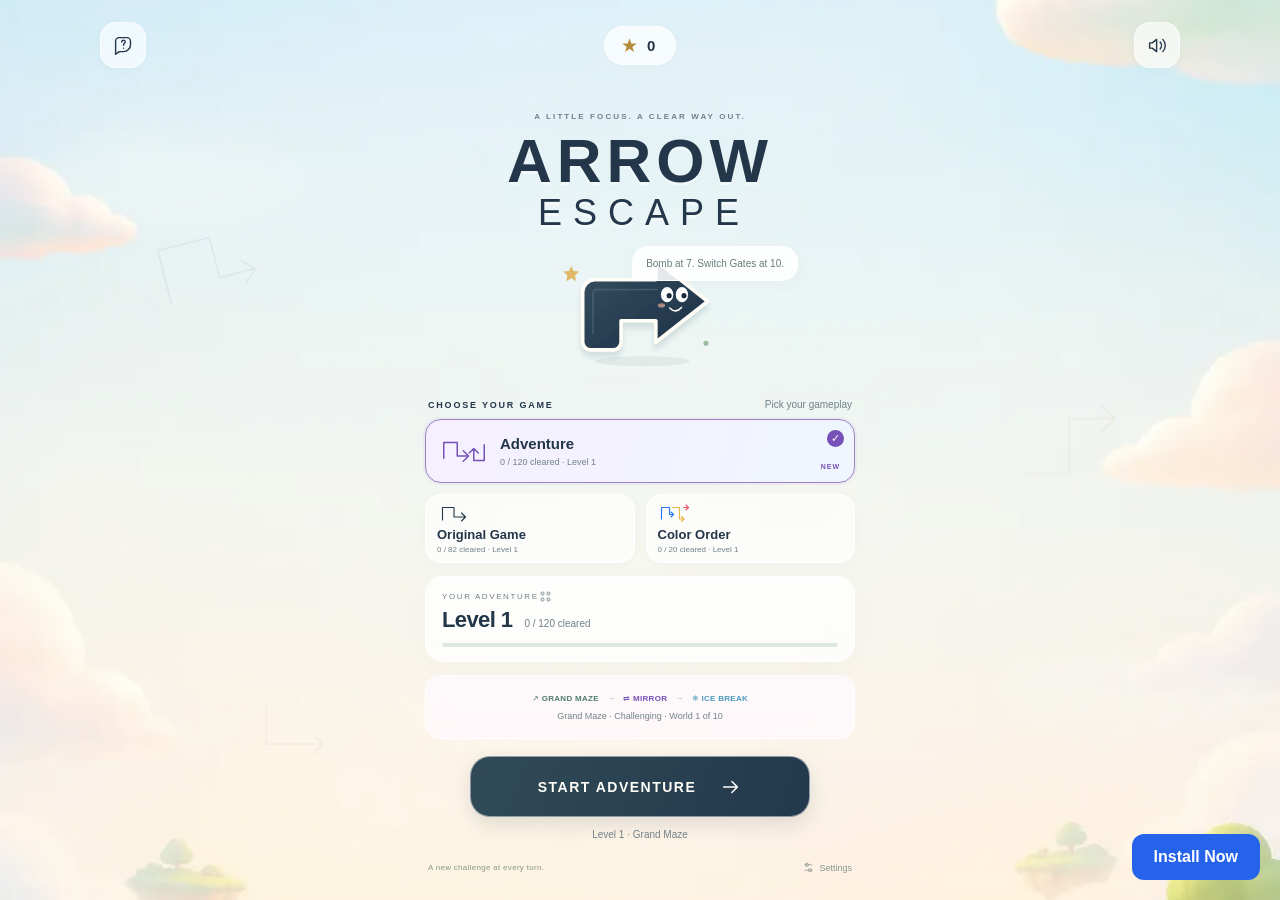
<file: index.html>
<!doctype html>
<html lang="en">
<head>
<meta charset="utf-8"><meta name="viewport" content="width=device-width,initial-scale=1,viewport-fit=cover">
<meta name="theme-color" content="#fafaf8"><meta name="description" content="A little focus. A clear way out. Choose Adventure, Original Game or Color Order. 120 Adventure levels, 82 original mazes and 20 color puzzles, each with separate saved progress.">
<title>Arrow Escape · Find your way out</title>
<link rel="apple-touch-icon" href="./icon-192.png"><link rel="icon" href="./icon.svg" type="image/svg+xml"><link rel="manifest" href="./manifest.webmanifest"><link rel="stylesheet" href="./style.css">
<style>
.home-leaving #installGameLink { display: none; }
@media (display-mode: standalone), (display-mode: fullscreen), (display-mode: minimal-ui) {
  #installGameLink { display: none; }
}
</style>
</head>
<body>
<section id="homeScreen" class="home-screen" aria-label="Arrow Escape home" aria-busy="true">
  <div class="home-sky" aria-hidden="true"></div><div class="home-haze" aria-hidden="true"></div>
  <div class="home-drifters" aria-hidden="true"><svg class="drifter drift-one" viewBox="0 0 120 100"><path d="M10 80V20h58v45h40m-14-14 14 14-14 14"/></svg><svg class="drifter drift-two" viewBox="0 0 120 100"><path d="M10 80h48V20h50m-14-14 14 14-14 14"/></svg><svg class="drifter drift-three" viewBox="0 0 120 100"><path d="M15 20v60h85m-14-14 14 14-14 14"/></svg><div class="cloud-wisp wisp-one"></div><div class="cloud-wisp wisp-two"></div></div>
  <header class="home-nav"><button id="homeHelp" class="home-round" aria-label="Open game tips" title="Game tips" disabled><svg viewBox="0 0 24 24"><path d="M20 11a8 8 0 0 1-8 8H7l-4 3V7a4 4 0 0 1 4-4h9a4 4 0 0 1 4 4Z"/><path d="M10 8a2 2 0 1 1 3 1.7c-1 .5-1 1-1 2M12 15h.01"/></svg></button><div id="homeStarPill" class="home-star-pill" role="img" aria-label="0 stars collected"><span aria-hidden="true">★</span><strong id="homeStars" aria-hidden="true">0</strong></div><button id="homeSound" class="home-round" aria-label="Turn sound off" aria-pressed="true" title="Sound" disabled><svg viewBox="0 0 24 24"><path d="M11 5 6 9H3v6h3l5 4V5m4 3a6 6 0 0 1 0 8m3-11a10 10 0 0 1 0 14"/></svg></button></header>
  <div class="home-content">
    <div class="home-hero"><p class="home-overline">A LITTLE FOCUS. A CLEAR WAY OUT.</p><h1 class="home-title" aria-label="Arrow Escape">ARROW<span>ESCAPE</span></h1>
      <div class="home-character-scene"><div id="homeTip" class="home-tip" role="status">Every arrow has a way out.</div><button id="mascotButton" class="mascot-button" aria-label="Ask the arrow for a tip" disabled><svg class="home-mascot" viewBox="0 0 400 260" aria-hidden="true"><defs><linearGradient id="mascotColor" x1="0" y1="0" x2="1" y2="1"><stop stop-color="#354f61"/><stop offset="1" stop-color="#1d2f45"/></linearGradient><filter id="mascotShadow" x="-30%" y="-30%" width="160%" height="170%"><feDropShadow dx="0" dy="11" stdDeviation="5" flood-color="#394f61" flood-opacity=".14"/></filter></defs><ellipse class="mascot-ground" cx="205" cy="229" rx="92" ry="10"/><g class="mascot-float"><path class="mascot-body" d="M88 191V94a24 24 0 0 1 24-24h119V32l101 80-101 80v-42h-68v41a16 16 0 0 1-16 16h-43a16 16 0 0 1-16-16Z" fill="url(#mascotColor)" stroke="#fffdf6" stroke-width="7" stroke-linejoin="round" filter="url(#mascotShadow)"/><path d="M108 175V96a7 7 0 0 1 7-7h119" fill="none" stroke="#748d99" stroke-width="3" stroke-linecap="round" opacity=".35"/><g class="mascot-eyes"><ellipse cx="253" cy="99" rx="12" ry="15" fill="white"/><ellipse cx="282" cy="99" rx="12" ry="15" fill="white"/><circle class="mascot-pupil" cx="257" cy="101" r="5" fill="#1d2a3a"/><circle class="mascot-pupil" cx="286" cy="101" r="5" fill="#1d2a3a"/></g><path d="M258 125q12 12 23-1" fill="none" stroke="#fffdf6" stroke-width="3" stroke-linecap="round"/><ellipse cx="242" cy="120" rx="7" ry="4" fill="#f0b6a0" opacity=".65"/></g><g class="mascot-star"><path d="m66 43 4 10 11 1-8 7 2 12-9-6-10 6 2-12-8-7 11-1Z" fill="#dfb967"/><circle cx="329" cy="194" r="5" fill="#9cbaa2"/></g></svg></button></div>
    </div>
    <div class="home-bottom">
      <div class="mode-picker" role="group" aria-labelledby="modePickerTitle"><div class="mode-picker-heading"><strong id="modePickerTitle">CHOOSE YOUR GAME</strong><span>Pick your gameplay</span></div><div class="mode-options"><button id="modeAdventure" class="mode-option adventure-option selected" aria-pressed="true" disabled><span class="adventure-card-art" aria-hidden="true"><svg viewBox="0 0 64 42"><path d="M5 30V9h18v18h15m-7-7 7 7-7 7M59 12v21H45V17m-6 6 6-6 6 6"/></svg></span><span class="adventure-card-copy"><strong>Adventure</strong><small id="adventureModeProgress">120 levels · Maze → Mirror → Ice</small></span><span class="adventure-new">NEW</span><span class="mode-check" aria-hidden="true">✓</span></button>
        <button id="modeOriginal" class="mode-option" aria-pressed="false" disabled><svg viewBox="0 0 64 42" aria-hidden="true"><path d="M9 34V9h23v19h23m-8-8 8 8-8 8"/></svg><strong>Original Game</strong><small id="originalModeProgress">82 levels · Your classic escape</small><span class="mode-check" aria-hidden="true">✓</span></button>
        <button id="modeColor" class="mode-option color-option" aria-pressed="false" disabled><svg viewBox="0 0 64 42" aria-hidden="true"><path class="preview-blue" d="M5 32V9h16v14h8m-5-5 5 5-5 5"/><path class="preview-yellow" d="M27 9h14v23h9m-5-5 5 5-5 5"/><path class="preview-red" d="M49 9h10m-5-5 5 5-5 5"/></svg><strong>Color Order</strong><small id="colorModeProgress">20 levels · Blue → Yellow → Red</small><span class="mode-check" aria-hidden="true">✓</span></button>
      </div></div>
      <button id="homeJourney" class="journey-card" aria-label="Open your level journey" disabled><span class="journey-top"><span id="homeJourneyLabel">ORIGINAL JOURNEY</span><svg viewBox="0 0 24 24" aria-hidden="true"><rect x="4" y="4" width="5" height="5" rx="1"/><rect x="15" y="4" width="5" height="5" rx="1"/><rect x="4" y="15" width="5" height="5" rx="1"/><rect x="15" y="15" width="5" height="5" rx="1"/></svg></span><span class="journey-main"><strong id="homeLevel">Level 1</strong><span id="homeCleared">0 / 82 cleared</span></span><span id="homeProgressTrack" class="home-progress-track" role="progressbar" aria-label="Journey progress" aria-valuemin="0" aria-valuemax="100" aria-valuenow="0"><i id="homeProgressFill"></i></span></button>
      <div class="home-features" id="originalFeatures"><button id="homeGolden" class="feature-card feature-gold" disabled><span class="feature-art" aria-hidden="true"><svg viewBox="0 0 70 48"><path class="gold-preview-path" d="M8 36V13h31v18h23m-8-8 8 8-8 8"/><path class="gold-preview-star" d="m48 3 2 5 5 1-4 3 1 5-4-3-5 3 1-5-4-3 6-1Z"/></svg></span><span class="feature-copy"><strong>Golden Arrow</strong><small id="goldFeatureStatus">Unlocks at Level 3</small></span><span id="goldFeatureState" class="feature-state" aria-hidden="true">⌑</span></button><button id="homeKeys" class="feature-card feature-keys" disabled><span class="feature-art" aria-hidden="true"><svg viewBox="0 0 70 48"><g class="key-preview"><circle cx="21" cy="16" r="8"/><path d="m27 22 15 15m-6-6 6-6m-1 11 5-5"/></g><g class="lock-preview"><rect x="46" y="22" width="18" height="17" rx="4"/><path d="M50 22v-7a5 5 0 0 1 10 0v7"/></g></svg></span><span class="feature-copy"><strong>Key &amp; Lock</strong><small id="keyFeatureStatus">Unlocks at Level 6</small></span><span id="keyFeatureState" class="feature-state" aria-hidden="true">⌑</span></button></div>
      <div class="home-color-guide" id="homeColorGuide" hidden><div class="home-color-steps"><span class="blue">1 BLUE</span><i>→</i><span class="yellow">2 YELLOW</span><i>→</i><span class="red">3 RED</span></div><p>Clear one color to unlock the next 🔓</p></div>
      <div id="homeAdventureGuide" class="home-adventure-guide" hidden><div class="adventure-home-sequence"><span>↗ GRAND MAZE</span><i>→</i><span>⇄ MIRROR</span><i>→</i><span>❄ ICE BREAK</span></div><p id="adventurePreview">Longer paths. Clever pairs. Ice to break.</p></div>
      <div class="home-start-area"><button id="homeStart" class="home-start" disabled><span id="homeStartText">START</span><svg viewBox="0 0 24 24" aria-hidden="true"><path d="M4 12h15m-6-6 6 6-6 6"/></svg></button><p id="homeResumeCaption" class="home-resume-caption">Preparing your next escape…</p><p id="homeError" class="home-load-error" role="alert" hidden></p></div>
      <div class="home-footnote"><span>A new challenge at every turn.</span><button id="homeSettings" aria-label="Open home settings" disabled><svg viewBox="0 0 24 24" aria-hidden="true"><path d="M5 7h14M5 17h14"/><circle cx="9" cy="7" r="3"/><circle cx="15" cy="17" r="3"/></svg>Settings</button></div>
    </div>
  </div>
  <a id="installGameLink" href="/arrow-escape.apk"
   download
   style="position:fixed;bottom:20px;right:20px;
   z-index:9999;padding:14px 22px;
   background:#2563eb;color:white;
   border-radius:12px;text-decoration:none;
   font-weight:bold;">
  Install Now
</a>
</section>
<div id="launchTransition" class="launch-transition" aria-hidden="true" hidden><svg viewBox="0 0 800 400"><path class="launch-line" d="M-30 280H235V145H710"/><path class="launch-tip" d="m680 115 30 30-30 30"/></svg><span>Find your way out.</span></div>

<div class="app" id="app" hidden inert>
<header class="topbar">
  <div class="game-brand"><button id="homeButton" class="icon-button game-home" aria-label="Go to Home" title="Home"><svg viewBox="0 0 24 24"><path d="m3 10 9-7 9 7M5 9v11h5v-6h4v6h5V9"/></svg></button><button class="wordmark" id="brand" aria-label="Go to Home"><svg viewBox="0 0 32 32" aria-hidden="true"><path d="M5 26V7h10v12h12m-6-6 6 6-6 6"/></svg><span>arrow<span class="wordmark-light">escape</span></span></button></div>
  <button class="level-heading" id="levelsButton" aria-haspopup="dialog"><span class="eyebrow" id="chapter">YOUR FIRST STEPS</span><span class="level-title">Level <span id="levelNumber">1</span><svg viewBox="0 0 16 16" aria-hidden="true"><path d="m5 6 3 3 3-3"/></svg></span></button>
  <div class="header-actions"><button class="icon-button" id="sound" aria-label="Turn sound on" aria-pressed="false" title="Sound"><svg viewBox="0 0 24 24"><path d="M11 5 6 9H3v6h3l5 4V5m5 4 5 6m0-6-5 6"/></svg></button><button class="icon-button" id="settings" aria-label="Open settings" title="Settings"><svg viewBox="0 0 24 24"><path d="M5 7h14M5 17h14"/><circle cx="9" cy="7" r="3"/><circle cx="15" cy="17" r="3"/></svg></button></div>
</header>
<main class="play-area">
  <div class="status-bar"><div class="status-item"><span class="status-label" id="remainingLabel">REMAINING</span><span class="status-value"><span id="remaining">8</span><span class="value-caption" id="remainingUnit">arrows</span></span></div><div class="hearts" id="hearts" role="img" aria-label="3 lives remaining"></div><div class="status-item status-time"><span class="status-label" id="clockLabel">TAKE YOUR TIME</span><span class="status-value tabular" id="clock">00:00</span></div></div>
  <div class="progress-track" role="progressbar" aria-label="Level completion" aria-valuemin="0" aria-valuemax="100" aria-valuenow="0"><span id="progress"></span></div>
  <section id="objective" class="objective-panel" aria-label="Level objective" aria-live="polite" hidden></section>
  <section class="stage" id="stage" aria-label="Arrow puzzle">
    <div class="board-wrapper" id="boardWrapper"><svg id="board" viewBox="0 0 720 720" role="group" aria-label="Puzzle board. Select an arrow and press Enter to send it out."><defs><pattern id="dots" width="28" height="28" patternUnits="userSpaceOnUse"><circle cx="0" cy="0" r="1.1" fill="currentColor" opacity=".15"/></pattern></defs><rect id="dotGrid" x="0" y="0" width="720" height="720" fill="url(#dots)" display="none"/><g id="boardDecor" pointer-events="none" aria-hidden="true"></g><g id="pairLinks" pointer-events="none" aria-hidden="true"></g><g id="paths"></g><g id="guidance" pointer-events="none" aria-hidden="true"></g></svg></div>
    <div class="coach-badge" id="coach" hidden></div><div class="zoom-controls" aria-label="Board zoom"><button id="zoomOut" aria-label="Zoom out">−</button><button id="zoomReset" aria-label="Reset zoom">100%</button><button id="zoomIn" aria-label="Zoom in">+</button></div>
  </section>
  <div class="message-line" id="message" role="status" aria-live="polite">One clear path opens another.</div>
  <footer class="game-footer"><div class="tool-actions"><button class="tool-button" id="hint"><span class="tool-circle"><svg viewBox="0 0 24 24"><path d="M8.5 15.5C8.5 13.5 6 13 6 9a6 6 0 0 1 12 0c0 4-2.5 4.5-2.5 6.5M9 18h6m-5 3h4m-5-6h6"/></svg><span class="badge" id="hintCount">3</span></span><span>Hint</span></button><button class="tool-button" id="undo" disabled><span class="tool-circle"><svg viewBox="0 0 24 24"><path d="m8 5-5 5 5 5m-5-5h10a6 6 0 0 1 0 12"/></svg></span><span>Undo</span></button><button class="tool-button" id="restart"><span class="tool-circle"><svg viewBox="0 0 24 24"><path d="M4 10a8 8 0 1 1 1 7M4 4v6h6"/></svg></span><span>Restart</span></button></div><button class="how-button" id="how"><span>?</span> How to play</button><span class="footer-note" id="gameFootnote">A little focus. A clear way out.</span></footer>
</main>
</div>
<div class="modal-backdrop" id="modal" hidden><section class="modal-card" role="dialog" aria-modal="true" aria-labelledby="modalTitle" tabindex="-1"><button class="close-modal icon-button" id="closeModal" aria-label="Close dialog"><svg viewBox="0 0 24 24"><path d="m6 6 12 12M18 6 6 18"/></svg></button><div id="modalContent"></div></section></div>
<noscript><div class="no-script">Arrow Escape needs JavaScript to run. Please enable it in your browser.</div></noscript>
<script type="module" src="./app.js"></script>
</body></html>
</file>
<file: style.css>
:root{font-family:Inter,"Avenir Next",Avenir,-apple-system,BlinkMacSystemFont,"Segoe UI",sans-serif;color:#202331;background:#fafaf8;--paper:#fff;--bg:#fafaf8;--ink:#1e2032;--muted:#8b8d96;--line:#ebebe8;--heart:#f65a78;--accent:#507c6a;--soft:#f3f4f0;--shadow:0 18px 70px #1a203014;color-scheme:light;font-synthesis:none}*{box-sizing:border-box}button,input{font:inherit}button{color:inherit;cursor:pointer;-webkit-tap-highlight-color:transparent}button:disabled{cursor:default}button:focus-visible,a:focus-visible,input:focus-visible{outline:3px solid #91b4a0;outline-offset:5px}body{margin:0}.app{min-height:100svh;max-width:1440px;margin:auto;display:flex;flex-direction:column;padding:0 56px}.topbar{height:104px;flex-shrink:0;display:grid;grid-template-columns:1fr 1fr 1fr;align-items:center;border-bottom:1px solid var(--line)}.wordmark{display:flex;gap:10px;align-items:center;border:0;background:none;padding:0;justify-self:start;font-size:21px;font-weight:700;letter-spacing:-1px}.wordmark svg{width:32px;height:32px;fill:none;stroke:var(--ink);stroke-width:2.5;stroke-linejoin:round;stroke-linecap:round}.wordmark-light{font-weight:400}.level-heading{border:0;background:transparent;display:flex;flex-direction:column;gap:6px;align-items:center;justify-self:center;padding:9px 15px}.eyebrow,.status-label{font-size:9px;font-weight:600;letter-spacing:1.9px;color:var(--muted);white-space:nowrap}.level-title{font-size:23px;font-weight:550;letter-spacing:-.7px;display:flex;align-items:center;gap:5px}.level-title svg{width:18px;height:18px;fill:none;stroke:var(--muted);stroke-width:1.5;margin-left:4px}.header-actions{justify-self:end;display:flex;gap:13px}.icon-button{border:1px solid var(--line);background:transparent;border-radius:50%;width:40px;height:40px;display:flex;align-items:center;justify-content:center}.icon-button svg{width:19px;height:19px;stroke:currentColor;stroke-width:1.5;fill:none;stroke-linecap:round;stroke-linejoin:round}.icon-button:hover{background:var(--soft)}.play-area{width:min(100%,780px);margin:0 auto;display:flex;flex-direction:column;flex:1}.status-bar{padding:28px 12px 22px;display:grid;grid-template-columns:1fr 1fr 1fr;align-items:center}.status-item{display:flex;flex-direction:column;gap:7px}.status-time{text-align:right}.status-value{font-size:18px;font-weight:500;letter-spacing:-.5px}.value-caption{font-size:11px;color:var(--muted);font-weight:400;letter-spacing:0;margin-left:6px}.tabular{font-variant-numeric:tabular-nums;font-size:17px}.hearts{display:flex;gap:8px;align-items:center;justify-content:center}.heart{width:25px;height:25px;fill:var(--heart);transition:fill .3s,transform .3s}.heart.lost{fill:var(--line);transform:scale(.88)}.progress-track{height:3px;background:var(--line);border-radius:5px;overflow:hidden}.progress-track span{height:100%;width:0;display:block;background:#7ba48a;border-radius:5px;transition:width .5s}.stage{flex:1;min-height:370px;display:flex;align-items:center;justify-content:center;position:relative;overflow:hidden;touch-action:none;isolation:isolate;max-height:calc(100svh - 360px);margin:12px 0 0}.board-wrapper{width:min(100%,580px);aspect-ratio:1;flex-shrink:0;transform-origin:center;will-change:transform}#board{width:100%;height:100%;overflow:visible;display:block;color:var(--ink)}.arrow{color:var(--ink);cursor:pointer;outline:none}.arrow .line{fill:none;stroke:currentColor;stroke-width:4.6;stroke-linecap:round;stroke-linejoin:round;pointer-events:none}.arrow .arrowhead{fill:currentColor;pointer-events:none}.arrow .hit{fill:none;stroke:transparent;stroke-width:24;pointer-events:stroke;stroke-linecap:round;stroke-linejoin:round}.arrow:focus-visible{color:var(--accent)}.arrow:focus-visible .line{stroke-width:6}.arrow.hinted{color:var(--accent)}.arrow.hinted .line{filter:drop-shadow(0 0 5px #82b39b88)}.arrow.blocked,.arrow.obstacle{color:var(--heart)}.arrow.hinted .arrowhead{animation:hint-pulse 1s ease-in-out infinite}.arrow.departing{pointer-events:none}.zoom-controls{position:absolute;right:2px;bottom:5px;display:flex;align-items:center;background:var(--bg);border:1px solid var(--line);border-radius:30px;padding:3px;z-index:2;opacity:.65;transition:opacity .2s}.zoom-controls:hover,.zoom-controls:focus-within{opacity:1}.zoom-controls button{border:0;background:transparent;width:29px;height:29px;font-size:18px;color:var(--muted)}.zoom-controls #zoomReset{width:43px;font-size:10px;letter-spacing:.2px}.message-line{font-size:12px;text-align:center;color:var(--muted);min-height:28px;line-height:1.5;letter-spacing:.1px;margin:15px 0 10px}.message-line.error{color:var(--heart)}.game-footer{padding:0 0 20px;display:flex;flex-direction:column;align-items:center;gap:19px}.tool-actions{display:flex;gap:34px;align-items:center}.tool-button{background:none;border:0;padding:0;display:flex;flex-direction:column;align-items:center;gap:8px;font-size:11px;color:#777c83;min-width:58px}.tool-circle{width:49px;height:49px;display:flex;align-items:center;justify-content:center;border:1px solid var(--line);background:var(--paper);border-radius:50%;position:relative;transition:transform .2s,border-color .2s}.tool-circle svg{width:21px;height:21px;stroke:var(--ink);stroke-width:1.5;stroke-linecap:round;stroke-linejoin:round;fill:none}.tool-button:hover .tool-circle{transform:translateY(-2px);border-color:#bdc8bd}.tool-button:disabled{opacity:.35}.tool-button:disabled .tool-circle{transform:none}.badge{position:absolute;right:-3px;top:-3px;background:#e7eee7;color:#557261;border:3px solid var(--bg);border-radius:50%;width:21px;height:21px;font-size:9px;display:flex;align-items:center;justify-content:center}.how-button{border:0;background:none;display:flex;align-items:center;gap:6px;font-size:11px;color:var(--muted)}.how-button span{display:flex;align-items:center;justify-content:center;border:1px solid #bfc1c6;width:14px;height:14px;border-radius:50%;font-size:9px}.footer-note{font-size:9px;letter-spacing:1.25px;color:#a3a5aa}.modal-backdrop{position:fixed;inset:0;z-index:20;background:#20233133;backdrop-filter:blur(5px);display:flex;align-items:center;justify-content:center;padding:20px}.modal-backdrop[hidden]{display:none}.modal-card{position:relative;background:var(--paper);border:1px solid var(--line);border-radius:24px;padding:38px;width:420px;max-width:100%;max-height:90svh;overflow:auto;box-shadow:var(--shadow);animation:appear .25s ease-out}.modal-card.wide{width:540px}.close-modal{position:absolute;right:16px;top:16px;width:30px;height:30px;border:0;color:var(--muted)}.close-modal svg{width:17px}.modal-card h1,.modal-card h2{font-size:29px;font-weight:550;letter-spacing:-1.1px;margin:8px 0 14px;color:var(--ink)}.modal-card p{font-size:13px;color:var(--muted);line-height:1.8}.modal-card .eyebrow{font-size:9px}.primary,.secondary{width:100%;border-radius:12px;padding:14px 18px;font-size:13px;font-weight:500;border:0;display:flex;align-items:center;justify-content:center;gap:8px;margin-top:12px}.primary{background:var(--ink);color:var(--paper)}.primary:hover{opacity:.88}.secondary{background:var(--soft);color:var(--ink)}.result-icon{height:60px;width:60px;border-radius:50%;background:#eaf1e9;display:flex;align-items:center;justify-content:center;color:var(--accent);font-size:30px;margin:0 auto 22px}.result{text-align:center}.result-stats{display:flex;justify-content:center;gap:34px;padding:20px 0 15px;margin:14px 0 6px;border-top:1px solid var(--line);border-bottom:1px solid var(--line)}.result-stats strong{display:block;color:var(--ink);font-size:20px;font-weight:500;font-variant-numeric:tabular-nums}.result-stats span{display:block;font-size:10px;color:var(--muted);margin-top:6px}.stars{font-size:25px;letter-spacing:6px;color:#d3ab5d}.stars .empty{color:var(--line)}.rules{display:flex;flex-direction:column;gap:18px;margin:25px 0}.rule{display:flex;align-items:flex-start;gap:13px}.rule-number{font-size:10px;color:var(--accent);width:25px;height:25px;background:var(--soft);border-radius:50%;display:flex;align-items:center;justify-content:center;flex-shrink:0}.rule strong{font-size:13px;font-weight:600}.rule p{margin:4px 0 0;font-size:12px;line-height:1.65}.mini-demo{margin:24px auto 0;width:100%;height:80px}.mini-demo path{stroke:var(--ink);fill:none;stroke-width:3;stroke-linecap:round;stroke-linejoin:round}.mini-demo .green{stroke:var(--accent)}.setting-row{display:flex;justify-content:space-between;align-items:center;padding:17px 0;border-bottom:1px solid var(--line);gap:16px}.setting-row label{font-size:13px}.setting-row small{display:block;margin-top:4px;color:var(--muted);font-size:10px;line-height:1.5}.switch{appearance:none;position:relative;width:36px;height:21px;border:0;background:#dadcd8;border-radius:20px;cursor:pointer;flex-shrink:0}.switch:checked{background:var(--accent)}.switch:before{content:'';position:absolute;width:15px;height:15px;top:3px;left:3px;border-radius:50%;background:white;transition:transform .2s}.switch:checked:before{transform:translateX(15px)}.level-grid{display:grid;grid-template-columns:repeat(5,1fr);gap:10px;margin:24px 0 10px}.level-tile{background:var(--soft);border:1px solid transparent;border-radius:12px;min-height:64px;display:flex;align-items:center;justify-content:center;flex-direction:column;gap:5px;font-size:16px}.level-tile.active{border-color:var(--accent);background:#eaf0e8}.level-tile:disabled{opacity:.45}.level-tile small{font-size:9px;color:#bd9853;letter-spacing:1px}.level-tile .lock{font-size:12px;color:var(--muted)}.save-warning{font-size:10px;color:var(--heart);text-align:center}.text-link{border:0;background:none;color:var(--muted);padding:14px 0 0;font-size:11px;text-decoration:underline}.no-script{position:fixed;inset:0;background:white;display:grid;place-items:center;padding:30px}.confetti{position:fixed;width:5px;height:9px;top:-15px;z-index:25;pointer-events:none;animation:fall 1.7s ease-in forwards}@keyframes appear{from{opacity:0;transform:translateY(10px)}to{opacity:1;transform:translateY(0)}}@keyframes hint-pulse{50%{opacity:.45}}@keyframes fall{to{transform:translateY(105vh) rotate(540deg);opacity:0}}body.dark{--bg:#171a20;--paper:#20252c;--ink:#e2e4df;--muted:#858d96;--line:#30363d;--soft:#282f35;--accent:#a4c9b0;background:var(--bg);color:var(--ink);color-scheme:dark}.dark .level-tile.active{background:#2c3c33}.dark .result-icon{background:#2c3c33}.dark .badge{background:#3a4a3e;color:#c5dccb}.dark .primary{color:#20252c}.dark .switch:checked{background:#689478}
@media(min-height:940px){.stage{max-height:680px}.play-area{max-height:calc(100svh - 104px)}.board-wrapper{width:min(100%,630px)}.status-bar{padding-top:35px}.game-footer{padding-bottom:32px;gap:24px}}
@media(max-width:700px){.app{padding:0 22px}.topbar{height:86px;grid-template-columns:1fr 1.2fr 1fr}.wordmark{font-size:0;gap:0}.wordmark svg{width:29px}.header-actions{gap:6px}.icon-button{width:33px;height:33px;border-color:transparent}.icon-button svg{width:18px}.level-title{font-size:21px}.eyebrow{font-size:8px;letter-spacing:1.4px}.status-bar{padding:27px 2px 20px}.status-label{font-size:7px;letter-spacing:1.2px}.status-value{font-size:16px}.value-caption{font-size:10px;margin-left:4px}.heart{width:22px;height:22px}.hearts{gap:5px}.stage{margin-top:16px;min-height:300px;max-height:calc(100svh - 355px)}.board-wrapper{width:105%;}.zoom-controls{bottom:0;right:0;transform:scale(.9);transform-origin:bottom right}.message-line{font-size:11px;margin:18px 0 15px}.game-footer{gap:21px;padding-bottom:max(22px,env(safe-area-inset-bottom))}.tool-actions{gap:32px}.footer-note{font-size:8px;letter-spacing:1px}.modal-card{padding:32px 25px}.modal-card h2{font-size:27px}.level-grid{gap:7px}.level-tile{min-height:57px}.modal-card.wide{padding:32px 22px}.topbar .level-heading{padding:6px 3px}.status-time .status-label{letter-spacing:.8px}}
@media(max-height:710px){.topbar{height:66px}.status-bar{padding:17px 2px 14px}.stage{min-height:245px;max-height:calc(100svh - 300px)}.board-wrapper{width:min(100%,370px)}.message-line{margin:8px 0}.game-footer{gap:13px;padding-bottom:12px}.tool-circle{height:42px;width:42px}.tool-button{gap:5px}.footer-note{display:none}}
@media(orientation:landscape) and (max-height:550px){.app{padding:0 30px}.topbar{height:58px}.play-area{width:100%;display:grid;grid-template-columns:1fr minmax(240px,400px) 1fr;grid-template-rows:1fr 4px 35px;gap:0 25px}.status-bar{grid-column:1;grid-row:1;display:flex;flex-direction:column;justify-content:center;gap:25px}.status-item,.status-time{text-align:center}.hearts{order:-1}.progress-track{grid-row:2;grid-column:2}.stage{grid-column:2;grid-row:1;margin:0;min-height:0;max-height:calc(100svh - 100px)}.board-wrapper{width:min(100%,calc(100svh - 100px))}.message-line{grid-column:2;grid-row:3;font-size:10px}.game-footer{grid-column:3;grid-row:1 / 3;justify-content:center;gap:20px}.tool-actions{flex-direction:column;gap:14px}.footer-note{display:none}.how-button{font-size:9px}.zoom-controls{bottom:1px}}
@media(prefers-reduced-motion:reduce){*,*:before,*:after{animation:none!important;transition:none!important;scroll-behavior:auto!important}}
/* Fit the puzzle and controls together inside the available screen. */
.app{height:100svh;min-height:560px}.play-area{min-height:0}.stage{container-type:size;min-height:0;max-height:none}.board-wrapper{width:min(100cqw,100cqh,620px)}
@media(orientation:landscape) and (max-height:550px){.app{min-height:340px}.stage{max-height:none}.board-wrapper{width:min(100cqw,100cqh,620px)}}

[hidden]{display:none!important}
/* First steps, gentle feedback, and milestone rewards. */
.arrow.guided{color:var(--accent)}.arrow.guided .line{stroke-width:5.5;filter:drop-shadow(0 0 7px #75a98d44)}
.guide-ring{fill:none;stroke:var(--accent);stroke-width:2;opacity:.6}.guide-halo{fill:var(--accent);opacity:.1;transform-box:fill-box;transform-origin:center;animation:guide-halo 1.8s ease-out infinite}.guide-hand{fill:var(--paper);stroke:var(--accent);stroke-width:2.5;stroke-linecap:round;stroke-linejoin:round;filter:drop-shadow(0 3px 3px #142b1c18);animation:guide-tap 1.8s ease-in-out infinite}
.coach-badge{position:absolute;left:2px;bottom:9px;color:var(--accent);font-size:9px;letter-spacing:.6px;border:1px solid var(--line);border-radius:20px;background:var(--bg);padding:9px 12px;pointer-events:none;z-index:2}
.escape-trail{fill:none;stroke:var(--accent);stroke-width:6;stroke-linecap:round;stroke-linejoin:round;pointer-events:none}.positive-pulse{fill:none;stroke:var(--accent);pointer-events:none}
.heart{transform-box:fill-box;transform-origin:center}.heart-spark{position:fixed;width:4px;height:4px;border-radius:50%;background:var(--heart);z-index:30;pointer-events:none}
.tool-button.nudge .tool-circle{border-color:var(--accent);animation:hint-nudge 1.6s ease-in-out infinite}.tool-button.nudge{color:var(--accent)}
.result-star{display:inline-block;animation:star-arrive .55s cubic-bezier(.2,.8,.3,1.3) both;animation-delay:calc(var(--star)*.17s)}.level-tile .shape-mark{font-size:10px;line-height:1;color:var(--accent)}
@keyframes guide-halo{0%{transform:scale(.7);opacity:.2}85%,100%{transform:scale(1.7);opacity:0}}@keyframes guide-tap{0%,100%{transform:translateY(7px)}40%,60%{transform:translateY(0)}}@keyframes hint-nudge{50%{box-shadow:0 0 0 7px #86a9921c;transform:translateY(-2px)}}@keyframes star-arrive{0%{opacity:0;transform:scale(.2) rotate(-20deg)}75%{opacity:1;transform:scale(1.15) rotate(4deg)}100%{opacity:1;transform:scale(1) rotate(0)}}
@media(max-width:700px){.coach-badge{font-size:8px;bottom:5px;padding:8px 10px;letter-spacing:.2px}}
/* Goal variants: use symbols and instructions as well as color. */
:root{--gold:#af7c22;--gold-soft:#f7efd9}.objective-panel{display:flex;align-items:center;gap:12px;border:1px solid var(--line);border-radius:13px;padding:11px 14px;margin:13px 0 0;background:var(--paper);flex-shrink:0}.objective-symbol{width:30px;height:30px;flex-shrink:0;display:grid;place-items:center;border-radius:50%;background:var(--soft);color:var(--accent);font-size:19px}.objective-panel>div{flex:1;min-width:0}.objective-panel strong{font-size:12px;font-weight:600;display:block}.objective-panel p{font-size:10px;line-height:1.5;color:var(--muted);margin:4px 0 0}.objective-tag{font-size:8px;letter-spacing:1px;color:var(--muted);white-space:nowrap}.gold-objective{border-color:#e5d4aa}.gold-objective .objective-symbol{color:var(--gold);background:var(--gold-soft)}.gold-objective strong{color:var(--gold)}.arrow.is-golden{color:var(--gold)}.arrow.is-golden .line{stroke-width:5.8}.arrow.has-key{color:var(--accent)}.arrow.is-locked{color:var(--muted)}.arrow.is-locked .line{stroke-dasharray:10 7;opacity:.6}.arrow.is-locked .arrowhead{opacity:.6}.mechanic-marker{pointer-events:none}.marker-content{transform-box:fill-box;transform-origin:center}.marker-disc{fill:var(--paper);stroke:currentColor;stroke-width:1.5}.marker-star{fill:currentColor}.marker-line{fill:none;stroke:currentColor;stroke-width:1.9;stroke-linecap:round;stroke-linejoin:round}.mechanic-marker.gold{color:var(--gold)}.mechanic-marker.key,.mechanic-marker.open{color:var(--accent)}.mechanic-marker.lock{color:var(--muted)}.unlock-pop .marker-content{animation:unlock-pop .55s ease-out}.mode-mark{font-size:11px;line-height:1;color:var(--accent)}.gold-mark{color:var(--gold)}.gold-result{background:var(--gold-soft);color:var(--gold)}.arrow.blocked,.arrow.obstacle{color:var(--heart)}
@keyframes unlock-pop{0%{transform:scale(.7)}45%{transform:scale(1.45)}100%{transform:scale(1)}}
body.dark{--gold:#e5bc63;--gold-soft:#393322}.dark .gold-objective{border-color:#5c4b2c}
@media(max-width:700px){.objective-panel{gap:9px;padding:10px 11px;margin-top:11px}.objective-panel strong{font-size:11px}.objective-panel p{font-size:9px}.objective-symbol{width:27px;height:27px;font-size:17px}.objective-tag{font-size:7px;letter-spacing:.5px}}
/* A calm, illustrated home for the same puzzle journey. */
.home-screen{--home-ink:#23364a;--home-muted:#71818a;position:relative;isolation:isolate;min-height:620px;height:100svh;display:flex;flex-direction:column;overflow:hidden;background:#f6f4e9;color:var(--home-ink)}.home-sky,.home-haze,.home-drifters{position:absolute;inset:0;z-index:-2;pointer-events:none}.home-sky{background-image:url('./home-sky.webp');background-position:center;background-size:cover}.home-haze{z-index:-1;background:linear-gradient(180deg,#f9fbf81c,#fbfaf423 30%,#fbfaf444 65%,#faf9ef10)}.home-nav{height:90px;width:min(calc(100% - 64px),1080px);margin:auto;flex-shrink:0;display:flex;align-items:center;justify-content:space-between;position:relative;z-index:3}.home-round{width:46px;height:46px;border-radius:16px;border:1px solid #ffffffa8;background:#ffffff9c;box-shadow:0 4px 14px #31526106;display:grid;place-items:center;color:var(--home-ink);backdrop-filter:blur(12px);transition:background .2s,transform .2s}.home-round:hover{background:#ffffffe8;transform:translateY(-2px)}.home-round svg{width:21px;height:21px;stroke:currentColor;stroke-width:1.6;fill:none;stroke-linecap:round;stroke-linejoin:round}.home-star-pill{border:1px solid #ffffffaa;border-radius:20px;display:flex;align-items:center;gap:9px;padding:9px 16px;background:#ffffffb3;backdrop-filter:blur(12px);font-size:15px;box-shadow:0 4px 14px #6c552406}.home-star-pill>span{font-size:19px;color:#b58a39;line-height:1}.home-star-pill strong{font-size:15px;font-weight:600;min-width:12px;font-variant-numeric:tabular-nums}.home-content{position:relative;width:min(calc(100% - 48px),430px);margin:0 auto;flex:1;display:flex;flex-direction:column;min-height:0}.home-hero{flex:1;min-height:245px;display:flex;flex-direction:column;align-items:center;justify-content:center;position:relative}.home-overline{font-size:8px;letter-spacing:2.1px;color:var(--home-muted);margin:0 0 15px;font-weight:600}.home-title{font-size:62px;line-height:.91;font-weight:800;letter-spacing:5px;text-align:center;margin:0;color:var(--home-ink);text-shadow:0 3px 0 #fff7}.home-title span{display:block;font-size:36px;font-weight:500;letter-spacing:11px;margin-top:8px;margin-left:8px}.home-character-scene{width:300px;height:207px;position:relative;margin-top:14px;display:flex;align-items:flex-end;justify-content:center}.mascot-button{width:300px;height:190px;border:0;background:none;padding:0;position:relative;cursor:pointer}.home-mascot{width:100%;height:100%;overflow:visible;display:block}.mascot-ground{fill:#334d5c12;transform-box:fill-box;transform-origin:center;animation:shadow-breathe 3.4s ease-in-out infinite}.mascot-float{animation:mascot-bob 3.4s ease-in-out infinite}.mascot-eyes{transform-box:fill-box;transform-origin:center;animation:mascot-blink 6s infinite}.mascot-pupil{animation:mascot-look 8s ease-in-out infinite}.mascot-star{animation:charm-float 4s ease-in-out infinite}.home-tip{position:absolute;right:-8px;top:2px;z-index:2;max-width:205px;padding:9px 13px;border:1px solid #ffffffd4;border-radius:16px 16px 16px 3px;background:#ffffffe0;color:#687e80;font-size:10px;line-height:1.5;box-shadow:0 4px 16px #34525c08;pointer-events:none}.home-bottom{display:flex;flex-direction:column;gap:13px;padding-bottom:max(21px,env(safe-area-inset-bottom))}.journey-card{border:1px solid #fff;border-radius:18px;background:#ffffffbd;padding:13px 16px 14px;box-shadow:0 5px 24px #31515e07;backdrop-filter:blur(12px);text-align:left;width:100%;display:flex;flex-direction:column;color:var(--home-ink);transition:transform .2s,background .2s}.journey-card:hover{background:#ffffffe8;transform:translateY(-2px)}.journey-top{display:flex;align-items:center;justify-content:space-between;font-size:8px;letter-spacing:1.6px;color:var(--home-muted)}.journey-top svg{width:13px;height:13px;fill:none;stroke:currentColor;stroke-width:1.6}.journey-main{display:flex;align-items:baseline;justify-content:space-between;gap:12px;margin:4px 0 10px}.journey-main strong{font-size:22px;letter-spacing:-.6px;font-weight:600}.journey-main>span{font-size:10px;color:var(--home-muted)}.home-progress-track{height:4px;border-radius:10px;background:#dde8e1;overflow:hidden;width:100%}.home-progress-track i{display:block;height:100%;width:0;background:#6a9a82;border-radius:10px;transition:width .5s}.home-features{display:grid;grid-template-columns:1fr 1fr;gap:11px}.feature-card{padding:13px 10px;border:1px solid #ffffffd9;border-radius:16px;display:flex;align-items:center;gap:8px;text-align:left;position:relative;min-height:76px;color:var(--home-ink);box-shadow:0 5px 20px #31515e06;transition:transform .2s,background .2s;backdrop-filter:blur(12px)}.feature-card:hover{transform:translateY(-3px)}.feature-gold{background:#fff8e4cf}.feature-keys{background:#edf6edcc}.feature-art{width:44px;height:44px;flex-shrink:0;display:grid;place-items:center}.feature-art svg{width:48px;height:42px;stroke-width:2;stroke-linecap:round;stroke-linejoin:round;fill:none;stroke:currentColor;overflow:visible}.feature-gold .feature-art{color:#b78932}.feature-keys .feature-art{color:#6d9881}.feature-copy{display:flex;flex-direction:column;gap:5px;min-width:0}.feature-copy strong{font-size:12px;letter-spacing:-.25px;font-weight:600;white-space:nowrap}.feature-copy small{font-size:9px;color:var(--home-muted);white-space:nowrap}.feature-state{position:absolute;right:9px;top:8px;font-size:9px;color:var(--home-muted)}.feature-unlocked .feature-state{color:#4f8669;font-size:12px}.gold-preview-star{fill:currentColor;stroke:none;transform-box:fill-box;transform-origin:center;animation:gold-twinkle 3.5s ease-in-out infinite}.gold-preview-path{stroke-dasharray:160;stroke-dashoffset:0;animation:gold-trace 5s ease-in-out infinite}.key-preview{transform-origin:25px 23px;animation:key-sway 3.8s ease-in-out infinite}.lock-preview rect{fill:#f8fcf6}.home-start-area{display:flex;align-items:center;flex-direction:column;margin-top:4px}.home-start{width:100%;height:61px;max-width:340px;display:flex;align-items:center;justify-content:center;gap:24px;color:#fffdf7;background:linear-gradient(110deg,#304b57,#23384c);border:1px solid #ffffff78;border-radius:20px;font-size:17px;font-weight:600;letter-spacing:3px;box-shadow:0 8px 20px #23394b20;animation:start-glow 3s ease-in-out infinite;transition:transform .12s}.home-start svg{width:22px;height:22px;fill:none;stroke:currentColor;stroke-width:1.7;stroke-linecap:round;stroke-linejoin:round}.home-start:active{transform:scale(.97)}.home-start:disabled{opacity:.5;animation:none}.home-resume-caption{font-size:10px;color:var(--home-muted);text-align:center;margin:11px 0 0;min-height:15px;line-height:1.4}.home-footnote{display:flex;align-items:center;justify-content:space-between;gap:12px;color:#87968d;font-size:8px;letter-spacing:.3px;margin-top:0;padding:0 3px}.home-footnote button{display:flex;align-items:center;gap:4px;padding:5px 0;background:none;border:0;font-size:9px;color:inherit}.home-footnote svg{width:13px;height:13px;fill:none;stroke:currentColor;stroke-width:1.4}.home-load-error{font-size:12px;color:#b84c69;max-width:270px;text-align:center;line-height:1.5}.drifter{position:absolute;width:110px;height:100px;fill:none;stroke:#4f737a;stroke-width:2;stroke-linecap:round;stroke-linejoin:round;opacity:.09;animation:drift-arrow 12s ease-in-out infinite}.drift-one{left:12%;top:24%;transform:rotate(-14deg)}.drift-two{right:12%;top:44%;stroke:#b48c47;animation-delay:-6s}.drift-three{left:20%;bottom:14%;width:80px;opacity:.07;animation-delay:-3s}.cloud-wisp{position:absolute;width:270px;height:90px;filter:blur(10px);border-radius:60%;opacity:.2;background:radial-gradient(ellipse at 35% 40%,white 0 35%,transparent 70%),radial-gradient(ellipse at 68% 60%,white 0 40%,transparent 70%);animation:wisp-drift 22s ease-in-out infinite}.wisp-one{left:3%;top:15%}.wisp-two{right:1%;bottom:18%;animation-delay:-11s}.home-ripple{position:absolute;width:22px;height:22px;border:1px solid #709b9770;border-radius:50%;pointer-events:none;z-index:1}.home-star-flight{position:fixed;z-index:45;pointer-events:none;color:#bb8d35;font-size:25px;text-shadow:0 2px 10px #e4bb6980;font-style:normal}.launch-transition{position:fixed;inset:0;z-index:50;background:linear-gradient(120deg,#f5f7eff5,#e4f0eef5);display:flex;align-items:center;justify-content:center;flex-direction:column;pointer-events:none}.launch-transition svg{width:min(100%,1000px);height:auto;overflow:visible;fill:none;stroke:#294556;stroke-width:7;stroke-linecap:round;stroke-linejoin:round}.launch-transition span{font-size:12px;color:#7c918f;letter-spacing:1.2px;margin-top:-30px}.launching .launch-line{stroke-dasharray:1100;animation:launch-draw .58s ease-in-out both}.launching .launch-tip{animation:launch-tip .58s ease-in both}.home-leaving .home-content{transform:scale(.98);opacity:.55;transition:transform .4s,opacity .4s}.game-brand{display:flex;gap:12px;align-items:center;justify-self:start}.game-home{width:34px;height:34px}.game-home svg{width:18px;height:18px}.result-home{display:flex;align-items:center;justify-content:center;gap:6px;border:0;background:none;color:var(--muted);font-size:11px;margin:16px auto 0;padding:5px 10px}.feature-dialog{text-align:center}.feature-dialog-art{height:88px;margin:22px auto;display:grid;place-items:center;font-size:49px;color:var(--accent);background:var(--soft);width:88px;border-radius:24px}.feature-dialog-art.gold{color:var(--gold);background:var(--gold-soft)}
@keyframes mascot-bob{0%,100%{transform:translateY(0)}50%{transform:translateY(-7px)}}@keyframes shadow-breathe{50%{transform:scaleX(.86);opacity:.6}}@keyframes mascot-blink{0%,86%,90%,100%{transform:scaleY(1)}88%{transform:scaleY(.1)}}@keyframes mascot-look{0%,45%,100%{transform:translateX(0)}60%,75%{transform:translateX(-4px)}}@keyframes charm-float{50%{transform:translateY(-5px)}}@keyframes start-glow{50%{box-shadow:0 8px 24px #284c6133,0 0 0 6px #ffffff3b}}@keyframes drift-arrow{50%{translate:12px -16px;rotate:6deg}}@keyframes wisp-drift{50%{transform:translateX(55px)}}@keyframes gold-twinkle{50%{transform:scale(1.16) rotate(14deg);opacity:.6}}@keyframes gold-trace{0%,70%,100%{stroke-dashoffset:0}40%{stroke-dashoffset:18}}@keyframes key-sway{0%,100%{transform:rotate(-5deg)}50%{transform:rotate(8deg)}}@keyframes launch-draw{from{stroke-dashoffset:1100}to{stroke-dashoffset:0}}@keyframes launch-tip{0%,72%{opacity:0;transform:translateX(-12px)}100%{opacity:1;transform:translateX(0)}}
.dark .home-screen{--home-ink:#e4e9e3;--home-muted:#a0b0b4;background:#182934}.dark .home-sky{filter:brightness(.3) saturate(.7)}.dark .home-haze{background:linear-gradient(180deg,#15283355,#17293233)}.dark .home-round,.dark .home-star-pill,.dark .journey-card{background:#253d4dcc;border-color:#46636f70}.dark .feature-gold{background:#3d3b30dc;border-color:#5a554375}.dark .feature-keys{background:#2d453edc;border-color:#4b655a75}.dark .home-title{text-shadow:0 3px 0 #0002}.dark .home-tip{background:#28424fe8;border-color:#55728065;color:#c4d4d2}.dark .home-footnote{color:#94a9aa}.dark .launch-transition{background:linear-gradient(120deg,#1a2a33f5,#263c46f5)}.dark .launch-transition svg{stroke:#bdd6d4}
@media(max-width:700px){.home-nav{height:78px;width:calc(100% - 44px)}.home-round{width:42px;height:42px;border-radius:14px}.home-star-pill{padding:8px 14px}.home-content{width:calc(100% - 44px);max-width:390px}.home-title{font-size:54px;letter-spacing:4px}.home-title span{font-size:31px;letter-spacing:10px;margin-top:7px}.home-overline{font-size:7px;letter-spacing:1.7px;margin-bottom:14px}.home-character-scene{width:280px;height:192px;margin-top:12px}.mascot-button{width:280px;height:178px}.home-tip{font-size:9px;right:0;top:0;max-width:185px;padding:8px 11px}.home-bottom{gap:11px}.journey-card{padding:11px 13px 12px}.journey-main strong{font-size:20px}.feature-card{min-height:70px;padding:11px 9px;gap:6px}.feature-art{width:39px}.feature-art svg{width:43px}.feature-copy strong{font-size:11px}.feature-copy small{font-size:8px}.home-start{height:58px;border-radius:18px;font-size:16px}.home-resume-caption{font-size:9px}.home-footnote{font-size:7px}.drift-one{left:-20px;top:28%;width:70px}.drift-two{right:-20px;top:48%;width:80px}.drift-three{left:0;bottom:20%}.game-brand .wordmark{display:none}.game-home{width:34px;height:34px}}
@media(max-height:740px) and (orientation:portrait){.home-screen{min-height:620px}.home-nav{height:64px}.home-title{font-size:45px}.home-title span{font-size:27px;letter-spacing:8px}.home-overline{margin-bottom:10px}.home-hero{min-height:225px}.home-character-scene{height:153px;width:240px;margin-top:9px}.mascot-button{height:150px;width:240px}.home-tip{top:-4px;font-size:8px;max-width:170px}.home-bottom{gap:9px;padding-bottom:14px}.journey-card{padding:9px 12px 10px}.journey-main{margin:3px 0 7px}.feature-card{min-height:61px;padding:8px}.feature-art{height:36px}.home-start{height:53px}.home-resume-caption{margin-top:8px}.home-footnote{margin-top:0}}
@media(orientation:landscape) and (max-height:600px){.home-screen{min-height:340px}.home-nav{height:58px;width:calc(100% - 70px)}.home-content{width:min(calc(100% - 100px),960px);display:grid;grid-template-columns:1fr 1fr;gap:40px;padding-bottom:12px}.home-hero{min-height:0}.home-title{font-size:43px}.home-title span{font-size:25px;letter-spacing:8px}.home-overline{font-size:6px;margin:0 0 8px}.home-character-scene{width:220px;height:135px;margin-top:8px}.mascot-button{width:220px;height:133px}.home-tip{font-size:8px;max-width:170px;top:-4px}.home-bottom{gap:7px;justify-content:center;padding:0}.journey-card{padding:8px 12px}.journey-main{margin:3px 0 6px}.journey-main strong{font-size:18px}.feature-card{min-height:54px;padding:7px}.feature-art{height:32px;width:32px}.feature-art svg{width:36px}.feature-copy strong{font-size:10px}.feature-copy small{font-size:7px}.home-start{height:45px;font-size:13px}.home-resume-caption{margin-top:6px;font-size:8px}.home-footnote{font-size:7px}.home-round{width:36px;height:36px}.home-star-pill{padding:6px 13px}}
#board:focus{outline:none}
/* Two separate campaigns, selected explicitly on Home. */
:root{--color-blue:#2875f5;--color-yellow:#be870b;--color-red:#ef5264}
.mode-picker{display:flex;flex-direction:column;gap:9px}.mode-picker-heading{display:flex;justify-content:space-between;align-items:center;gap:8px;padding:0 3px}.mode-picker-heading strong{font-size:9px;letter-spacing:1.8px;font-weight:600;color:var(--home-ink)}.mode-picker-heading>span{font-size:10px;color:var(--home-muted)}.mode-options{display:grid;grid-template-columns:1fr 1fr;gap:11px}.mode-option{border:1.5px solid #ffffffed;background:#ffffffa3;border-radius:16px;text-align:left;padding:10px 13px;position:relative;color:var(--home-ink);display:flex;flex-direction:column;gap:4px;box-shadow:0 3px 15px #31515e06;transition:transform .2s,border-color .2s,background .2s}.mode-option:hover{transform:translateY(-2px)}.mode-option.selected{border-color:#618572;background:#f5fcf3e8;box-shadow:0 0 0 2px #61857216}.mode-option.selected.color-option{border-color:#4e87ec;background:#f1f6ffed;box-shadow:0 0 0 2px #4e87ec16}.mode-option>svg{width:47px;height:29px;fill:none;stroke:currentColor;stroke-width:2.2;stroke-linecap:round;stroke-linejoin:round}.mode-option>strong{font-size:13px;font-weight:650}.mode-option>small{font-size:8px;color:var(--home-muted)}.mode-check{position:absolute;right:10px;top:10px;width:17px;height:17px;border-radius:50%;display:grid;place-items:center;background:#618572;color:white;font-size:11px;opacity:0}.selected .mode-check{opacity:1}.color-option .mode-check{background:#4e87ec}.preview-blue{stroke:var(--color-blue)}.preview-yellow{stroke:#e6b73b}.preview-red{stroke:var(--color-red)}.home-color-guide{min-height:70px;padding:12px;border-radius:15px;background:#ffffffa6;border:1px solid #fff;display:flex;align-items:center;justify-content:center;flex-direction:column;gap:7px}.home-color-guide p{font-size:11px;color:var(--home-muted);margin:0}.home-color-steps{display:flex;align-items:center;gap:9px;font-size:9px;font-weight:650}.home-color-steps i{color:var(--home-muted);font-style:normal}.home-color-steps .blue{color:var(--color-blue)}.home-color-steps .yellow{color:var(--color-yellow)}.home-color-steps .red{color:var(--color-red)}.home-start{font-size:14px;letter-spacing:1.5px}.home-hero{min-height:0}.home-character-scene{height:170px}.mascot-button{height:168px}
.dark .mode-option,.dark .home-color-guide{background:#263f4ee8;border-color:#476272}.dark .mode-option.selected{border-color:#9ac5a7;background:#2b453de8}.dark .mode-option.selected.color-option{border-color:#7fadff;background:#293d58e8}.dark{--color-blue:#78abff;--color-yellow:#edc45f;--color-red:#ff8994}
/* Color phases use letters, numbers, locks and text as well as color. */
.color-game{--accent:var(--active-color,var(--color-blue))}.color-objective{display:block;padding:12px 15px;border-color:#c4d9f480;background:linear-gradient(110deg,var(--paper),#edf5ff44)}.color-order-heading{display:flex;justify-content:space-between;align-items:center;gap:10px;margin-bottom:10px}.color-order-heading strong{font-size:10px;letter-spacing:1.5px;color:var(--ink)}.color-order-heading>span{font-size:8px;color:var(--muted);letter-spacing:.5px}.color-phase-row{display:grid;grid-template-columns:1fr 10px 1fr 10px 1fr;align-items:center;gap:6px}.color-phase-row>i{font-style:normal;color:var(--muted);text-align:center;font-size:17px}.color-phase{color:var(--phase-color);display:flex;align-items:center;justify-content:center;gap:8px;border-radius:25px;padding:9px 10px;background:var(--soft);border:1px solid transparent;min-height:36px;font-size:10px}.color-phase.blue{--phase-color:var(--color-blue)}.color-phase.yellow{--phase-color:var(--color-yellow)}.color-phase.red{--phase-color:var(--color-red)}.color-phase>b{font-size:10px;min-width:18px;height:18px;display:grid;place-items:center;background:var(--paper);border-radius:50%}.color-phase strong{font-size:9px;letter-spacing:.7px}.color-phase>span{display:flex;align-items:center;font-size:10px}.color-phase svg{width:12px;height:14px;fill:none;stroke:currentColor;stroke-width:2;stroke-linecap:round}.color-phase.current{border-color:currentColor;background:var(--paper);box-shadow:0 0 0 3px color-mix(in srgb,var(--phase-color) 9%,transparent);animation:color-chip-glow 2.5s ease-in-out infinite}.color-phase.locked{opacity:.65}.color-phase.done{opacity:.65;border-style:dashed;border-color:currentColor}.color-objective>p{margin:11px 0 0;text-align:center;color:var(--active-color);font-size:13px;font-weight:600;line-height:1.4}.color-objective>p small{display:block;font-size:9px;font-weight:400;color:var(--muted);margin-top:4px}
.color-arrow{color:var(--path-color)}.color-arrow.color-blue{--path-color:var(--color-blue)}.color-arrow.color-yellow{--path-color:var(--color-yellow)}.color-arrow.color-red{--path-color:var(--color-red)}.color-arrow.phase-locked{opacity:.5}.color-arrow.phase-active .line{filter:drop-shadow(0 0 2px color-mix(in srgb,var(--path-color) 35%,transparent))}.color-arrow.guided,.color-arrow.hinted{color:var(--path-color)}.color-arrow.hinted .line{stroke-width:6;filter:drop-shadow(0 0 6px currentColor)}.color-arrow.blocked,.color-arrow.obstacle{color:var(--heart)}.color-letter circle{fill:var(--paper);stroke:currentColor;stroke-width:1.2}.color-letter text{fill:currentColor;font-size:9px;font-weight:700}.color-help-order{display:flex;justify-content:space-between;align-items:center;font-size:11px;font-weight:650;margin:25px 0}.color-help-order span:first-child{color:var(--color-blue)}.color-help-order span:nth-child(2){color:var(--color-yellow)}.color-help-order span:last-child{color:var(--color-red)}.color-unlock-flash{animation:color-stage-flash .8s ease-out}
@keyframes color-chip-glow{50%{box-shadow:0 0 0 5px color-mix(in srgb,var(--phase-color) 12%,transparent)}}@keyframes color-stage-flash{0%{background:color-mix(in srgb,var(--active-color) 9%,transparent)}100%{background:transparent}}
@media(max-width:700px){.home-nav{height:65px}.home-title{font-size:46px}.home-title span{font-size:26px;letter-spacing:9px}.home-character-scene{height:137px;width:245px;margin-top:9px}.mascot-button{height:136px;width:245px}.home-bottom{gap:10px}.mode-option{padding:9px 10px;gap:3px}.mode-option>strong{font-size:12px}.mode-option>small{font-size:8px}.mode-picker-heading strong{font-size:8px;letter-spacing:1.2px}.mode-picker{gap:7px}.color-objective{padding:10px 8px;margin-top:11px}.color-phase-row{gap:3px;grid-template-columns:1fr 8px 1fr 8px 1fr}.color-phase{gap:4px;padding:7px 5px}.color-phase strong{font-size:8px;letter-spacing:.4px}.color-phase>b{height:17px;min-width:17px;font-size:9px}.color-order-heading>span{font-size:7px}.color-objective>p{font-size:12px;margin-top:9px}.color-objective>p small{font-size:8px}.color-game .message-line{font-size:10px;min-height:30px;margin:11px 0}.color-game .game-footer{gap:14px}}
@media(max-height:740px) and (orientation:portrait){.home-screen{min-height:650px}.home-character-scene{height:94px;width:190px;margin-top:5px}.mascot-button{height:96px;width:190px}.home-title{font-size:37px}.home-title span{font-size:22px}.home-overline{font-size:6px;margin-bottom:8px}.home-nav{height:54px}.home-bottom{gap:8px}.home-tip{font-size:7px;max-width:155px;right:-20px}.mode-option>svg{height:23px}.mode-option{padding:8px 10px}.home-start{height:48px}.color-game .footer-note{display:none}}
@media(orientation:landscape) and (max-height:600px){.home-content{gap:30px}.home-nav{height:45px}.home-character-scene{height:125px;width:210px}.mascot-button{height:125px;width:210px}.home-bottom{gap:6px}.mode-picker{gap:4px}.mode-option{padding:6px 9px;gap:2px}.mode-option>svg{height:17px;width:34px}.mode-option>strong{font-size:10px}.mode-option>small{font-size:7px}.mode-picker-heading strong{font-size:7px}.mode-picker-heading>span{font-size:8px}.mode-check{width:13px;height:13px;right:7px;top:7px;font-size:9px}.home-start{height:39px;font-size:11px}.home-color-guide{min-height:54px;padding:7px;gap:5px}.home-color-guide p{font-size:9px}.home-color-steps{font-size:8px}.color-game .play-area{grid-template-columns:150px minmax(200px,1fr) 130px;grid-template-rows:1fr auto 3px 30px;gap:0 15px}.color-game .objective-panel{grid-column:1;grid-row:2/5;width:150px;margin:0;padding:8px 5px}.color-game .status-bar{gap:14px;padding:7px 0}.color-game .color-order-heading{justify-content:center;margin-bottom:6px}.color-game .color-order-heading>span{display:none}.color-game .color-phase-row{grid-template-columns:1fr 1fr 1fr;gap:3px}.color-game .color-phase-row>i{display:none}.color-game .color-phase{padding:5px 2px;gap:2px;flex-wrap:wrap;border-radius:8px}.color-game .color-phase strong{font-size:6px}.color-game .color-phase>span{font-size:8px}.color-game .color-phase>b{display:none}.color-game .color-objective>p{font-size:9px;margin-top:7px}.color-game .color-objective>p small{font-size:7px}.color-game .stage{grid-row:1/4}.color-game .progress-track{grid-row:3}.color-game .message-line{grid-row:4;margin:4px 0;min-height:0;font-size:8px}.color-game .game-footer{grid-row:1/5;gap:11px}}

.color-phase{position:relative}.color-phase>.phase-unlock-icon{position:absolute;right:4px;top:-5px;background:var(--paper);border-radius:50%;padding:5px;pointer-events:none;box-shadow:0 2px 10px #2875f522}.color-phase>.phase-unlock-icon svg{width:16px;height:18px}
/* Adventure: a featured journey, with the existing campaigns kept intact. */
:root{--mirror:#7651b8;--ice:#4e9bbf;--adventure-soft:#f1edf8}.adventure-option{grid-column:1/-1;min-height:64px;flex-direction:row;align-items:center;gap:12px;padding:11px 14px;background:linear-gradient(110deg,#fbf9ffe8,#eef5ffdc)}.adventure-option.selected{border-color:#9c83c9;background:linear-gradient(110deg,#f6effff5,#eff6fff5);box-shadow:0 0 0 2px #9c83c918}.adventure-card-art{display:grid;place-items:center;flex-shrink:0;width:48px;height:38px;color:var(--mirror)}.adventure-card-art svg{width:48px;height:37px;fill:none;stroke:currentColor;stroke-width:2;stroke-linecap:round;stroke-linejoin:round}.adventure-card-copy{display:flex;flex-direction:column;gap:5px;min-width:0}.adventure-card-copy strong{font-size:15px}.adventure-card-copy small{font-size:9px;color:var(--home-muted)}.adventure-new{position:absolute;right:14px;bottom:12px;font-size:7px;font-weight:650;letter-spacing:1px;color:var(--mirror)}.adventure-option .mode-check{background:var(--mirror)}.mode-options>.mode-option:not(.adventure-option){padding:8px 11px;gap:3px;min-height:64px}.mode-options>.mode-option:not(.adventure-option)>svg{width:34px;height:21px}.home-adventure-guide{min-height:64px;border-radius:15px;padding:12px 9px;background:#fffaffbd;border:1px solid #fff;display:flex;justify-content:center;align-items:center;flex-direction:column;gap:8px}.adventure-home-sequence{display:flex;align-items:center;justify-content:center;gap:8px;font-size:8px;font-weight:650;letter-spacing:.3px}.adventure-home-sequence span:first-child{color:#507c6a}.adventure-home-sequence span:nth-of-type(2){color:var(--mirror)}.adventure-home-sequence span:last-child{color:var(--ice)}.adventure-home-sequence i{font-style:normal;opacity:.4}.home-adventure-guide p{font-size:9px;color:var(--home-muted);margin:0;text-align:center}.home-character-scene{height:133px}.mascot-button{height:133px}.home-overline{margin-bottom:12px}
.dark{--mirror:#bda1ee;--ice:#8fc9e9;--adventure-soft:#2c3041}.dark .adventure-option{background:linear-gradient(110deg,#343343e8,#293c4ee8)}.dark .adventure-option.selected{border-color:#b299dd;background:linear-gradient(110deg,#423650eb,#2a4158eb)}.dark .home-adventure-guide{background:#2a3d4ae6;border-color:#486172}.dark .adventure-new{color:#c4aff1}
/* Keep long paths crisp, and reserve large hit regions for zoomed inspection. */
.adventure-game .arrow .line{stroke-width:5;stroke-linecap:round;stroke-linejoin:round}.adventure-game .arrow:focus-visible .line{stroke-width:7}.adventure-game .progress-track span{background:linear-gradient(90deg,#7f6aac,#73aebe)}.adventure-objective{display:block;padding:12px 15px;margin-top:13px;background:linear-gradient(115deg,var(--paper),color-mix(in srgb,var(--adventure-soft) 55%,var(--paper)));border-color:color-mix(in srgb,var(--mirror) 18%,var(--line))}.adventure-objective-top{display:flex;gap:10px;align-items:center}.adventure-emblem{display:grid;place-items:center;width:34px;height:34px;background:var(--soft);border-radius:11px;flex-shrink:0;font-size:22px;color:var(--accent)}.adventure-emblem.mirror{color:var(--mirror);background:color-mix(in srgb,var(--mirror) 9%,var(--paper))}.adventure-emblem.ice{color:var(--ice);background:color-mix(in srgb,var(--ice) 12%,var(--paper))}.adventure-objective-top>div{display:flex;flex-direction:column;gap:5px;min-width:0}.adventure-objective-top strong{font-size:13px;font-weight:600;letter-spacing:-.25px}.adventure-objective-top small{font-size:8px;color:var(--muted);letter-spacing:.5px}.adventure-difficulty{font-size:8px;padding:5px 8px;background:var(--paper);border:1px solid var(--line);border-radius:12px;color:var(--muted);margin-left:auto;white-space:nowrap}.adventure-objective>p{margin:9px 0 10px;color:var(--muted);line-height:1.5;font-size:10px;min-height:15px}.adventure-sequence{display:flex;gap:8px;align-items:center;justify-content:center;font-size:9px;flex-wrap:wrap}.adventure-sequence span{border:1px solid transparent;border-radius:15px;padding:4px 9px;color:var(--muted)}.adventure-sequence .current{background:var(--paper);border-color:var(--line);color:var(--ink)}.adventure-sequence i{font-style:normal;opacity:.35;color:var(--muted)}.adventure-game .message-line{font-size:11px;line-height:1.5;margin:11px 0;min-height:30px}.adventure-game .game-footer{gap:14px}.adventure-game .footer-note{font-size:8px}
/* Mirror partners share a number and a tint. Hover/focus reveals their link. */
.mirror-arrow{color:hsl(var(--pair-hue) 45% 44%)}.dark .mirror-arrow{color:hsl(var(--pair-hue) 55% 74%)}.mirror-arrow.pair-preview .line,.mirror-arrow.hinted .line{stroke-width:6.5;filter:drop-shadow(0 0 5px color-mix(in srgb,currentColor 45%,transparent))}.mirror-arrow.blocked,.mirror-arrow.obstacle{color:var(--heart)}.pair-badge circle{fill:var(--paper);stroke:currentColor;stroke-width:1.3}.pair-badge text{font-size:9px;font-weight:700;fill:currentColor}.mirror-axis{stroke:var(--mirror);stroke-width:1;opacity:.22;stroke-dasharray:4 10}.mirror-side-label{fill:var(--muted);font-size:9px;letter-spacing:1.7px}.mirror-link{fill:none;stroke:var(--mirror);stroke-width:2;stroke-dasharray:7 6;opacity:.45;pointer-events:none}.mirror-game .stage{background:linear-gradient(90deg,#9572c904,transparent 48%,#599fc306);border-radius:20px}
/* Frost is drawn around the real path; cracks and thaw state are derived from released triggers. */
.is-frozen{color:#5687a6}.dark .is-frozen{color:#a8d6ed}.adventure-game .is-frozen .line{stroke-width:3.4}.frost-shell{fill:none;stroke:#add9ef;stroke-width:14;stroke-linecap:round;stroke-linejoin:round;opacity:.72}.frost-shine{fill:none;stroke:#f7feff;stroke-width:9;stroke-linecap:round;stroke-linejoin:round;opacity:.7}.frost-crack{fill:none;stroke:#568daf;stroke-width:1.8;stroke-linecap:round;opacity:.85}.ice-badge circle{fill:#eaf8fe;stroke:#6da8c8;stroke-width:1.5}.ice-badge text{font-size:10px;font-weight:700;fill:#477b9a}.ice-key-badge circle{fill:var(--paper);stroke:#8abbd0;stroke-width:1}.ice-key-badge text{font-size:11px;fill:var(--ice)}.is-ice-key .line{filter:drop-shadow(0 0 2px #76c1dc25)}.ice-trigger .line{stroke:var(--ice);stroke-width:6.5!important;filter:drop-shadow(0 0 6px #64bbd9aa)}.ice-trigger .arrowhead{fill:var(--ice);animation:hint-pulse 1s ease-in-out infinite}.ice-shard{fill:#bce9fa;stroke:#69aacb;stroke-width:.6;pointer-events:none;transform-box:fill-box;transform-origin:center}.ice-game .stage{background:radial-gradient(ellipse at center,#b9e4f407,transparent 75%);border-radius:20px}.adventure-help{display:grid;gap:12px;margin:25px 0}.adventure-help>div{border:1px solid var(--line);border-radius:14px;padding:14px 14px 13px 52px;position:relative}.adventure-help b{position:absolute;left:14px;top:14px;color:var(--mirror);font-size:24px;line-height:1}.adventure-help>div:last-child b{color:var(--ice)}.adventure-help strong{font-size:13px;font-weight:600}.adventure-help p{font-size:11px;line-height:1.65;margin:6px 0 0}.adventure-help-controls{font-size:10px!important}.dark .frost-shell{opacity:.4}.dark .frost-shine{opacity:.17}.dark .ice-badge circle{fill:#244553;stroke:#8ec7dd}.dark .ice-badge text{fill:#b9dfec}
@media(max-width:700px){.home-nav{height:58px}.home-title{font-size:42px}.home-title span{font-size:23px}.home-character-scene{height:110px;width:220px;margin-top:7px}.mascot-button{height:110px;width:220px}.home-overline{font-size:6px;letter-spacing:1.4px;margin-bottom:9px}.home-tip{font-size:8px;max-width:175px;right:-6px}.home-bottom{gap:9px}.mode-options{gap:8px}.adventure-option{min-height:61px;padding:9px 12px;gap:10px}.adventure-card-copy strong{font-size:14px}.adventure-card-copy small{font-size:8px}.adventure-new{right:12px;bottom:10px}.mode-options>.mode-option:not(.adventure-option){min-height:60px;padding:7px 10px}.mode-options>.mode-option:not(.adventure-option)>strong{font-size:11px}.home-adventure-guide{min-height:62px;padding:10px 8px}.adventure-home-sequence{gap:7px;font-size:7px}.home-start{height:54px;font-size:12px}.adventure-objective{padding:10px 11px}.adventure-emblem{width:30px;height:30px;font-size:20px}.adventure-objective-top strong{font-size:12px}.adventure-objective-top small{font-size:7px}.adventure-objective>p{font-size:9px;line-height:1.5;margin:8px 0}.adventure-difficulty{font-size:7px;padding:4px 6px}.adventure-sequence{font-size:8px;gap:4px}.adventure-sequence span{padding:4px 7px}.adventure-game .message-line{font-size:10px;margin:9px 0}.adventure-game .game-footer{gap:13px}.adventure-game .stage{margin-top:9px}}
@media(max-height:740px) and (orientation:portrait){.home-screen{min-height:700px;height:auto;overflow:clip}.home-hero{padding-top:15px;min-height:195px}.home-title{font-size:35px}.home-title span{font-size:20px}.home-character-scene{height:88px;width:180px}.mascot-button{height:88px;width:180px}.home-content{flex:none}.home-nav{height:52px}.home-bottom{gap:8px}.adventure-option{min-height:56px}.mode-options>.mode-option:not(.adventure-option){min-height:55px}.home-adventure-guide{min-height:56px}.adventure-game .footer-note{display:none}}
@media(orientation:landscape) and (max-height:600px){.home-screen{min-height:380px;height:100svh}.home-nav{height:42px}.home-content{gap:28px;padding-bottom:8px}.home-bottom{gap:5px}.home-character-scene{height:120px;width:200px}.mascot-button{height:120px;width:200px}.mode-picker-heading{line-height:1}.adventure-option{min-height:43px;padding:5px 9px;gap:8px}.adventure-card-art,.adventure-card-art svg{width:34px;height:27px}.adventure-card-copy{gap:3px}.adventure-card-copy strong{font-size:11px}.adventure-card-copy small{font-size:7px}.adventure-new{font-size:6px;right:30px;bottom:16px}.mode-options{gap:5px}.mode-options>.mode-option:not(.adventure-option){min-height:45px;padding:5px 8px;gap:2px}.mode-options>.mode-option:not(.adventure-option)>svg{height:13px}.mode-options>.mode-option:not(.adventure-option)>strong{font-size:9px}.home-adventure-guide{min-height:46px;padding:6px;gap:5px}.home-adventure-guide p{font-size:7px}.home-start{height:34px;font-size:10px}.home-resume-caption{font-size:7px;margin-top:5px}.home-footnote{font-size:6px}.adventure-game .play-area{grid-template-columns:165px minmax(200px,1fr) 115px;grid-template-rows:1fr auto 3px 30px;gap:0 15px}.adventure-game .status-bar{gap:10px;padding:5px 0}.adventure-game .objective-panel{grid-column:1;grid-row:2/5;width:165px;margin:0;padding:8px}.adventure-game .adventure-objective-top{gap:6px;flex-wrap:wrap}.adventure-game .adventure-emblem{width:25px;height:25px;font-size:18px}.adventure-game .adventure-objective-top strong{font-size:10px}.adventure-game .adventure-objective-top small{font-size:6px;letter-spacing:0}.adventure-game .adventure-difficulty{display:none}.adventure-game .adventure-objective>p{font-size:8px;margin:6px 0}.adventure-game .adventure-sequence{gap:2px;font-size:7px;flex-wrap:nowrap}.adventure-game .adventure-sequence span{padding:3px 2px;white-space:nowrap}.adventure-game .adventure-sequence i{font-size:6px}.adventure-game .stage{grid-row:1/4;margin:0}.adventure-game .progress-track{grid-row:3}.adventure-game .message-line{grid-row:4;font-size:8px;margin:4px 0;min-height:0}.adventure-game .game-footer{grid-row:1/5;gap:9px}.adventure-game .tool-actions{gap:12px}}
/* Move-based bombs: a marked objective, not a real-time countdown. */
:root{--bomb:#cb634b;--defuse:#41836c;--gate-open:#4e8977;--gate-closed:#a07b42}.bomb-objective{border-color:#dca28f66;background:linear-gradient(115deg,var(--paper),#fff3e84d)}.adventure-emblem.bomb{color:var(--bomb);background:#f9ece5}.adventure-emblem.gates{color:var(--gate-open);background:#edf5ee}.bomb-status{display:grid;grid-template-columns:1fr 72px;align-items:center;gap:13px;margin:10px 0 9px}.bomb-status>div:first-child>strong{font-size:8px;font-weight:650;letter-spacing:1px;color:var(--bomb)}.bomb-status p{font-size:10px;line-height:1.5;color:var(--muted);margin:5px 0 0}.bomb-counter{border:1px solid #dbb49f70;background:#fff3e9;color:var(--bomb);border-radius:14px;text-align:center;padding:7px 4px}.bomb-counter b{display:block;font-size:28px;font-weight:650;line-height:1.1;font-variant-numeric:tabular-nums}.bomb-counter span{display:block;font-size:7px;font-weight:600;letter-spacing:.7px;margin-top:4px}.bomb-status.urgent .bomb-counter{background:#fce4db;border-color:#d58b72;animation:bomb-counter-beat .75s ease-in-out infinite}.bomb-status.defused .bomb-counter{background:#eaf5ed;color:var(--defuse);border-color:#a0c9b2}.bomb-status.defused>div:first-child>strong{color:var(--defuse)}.is-bomb{color:var(--bomb)}.adventure-game .is-bomb .line{stroke-width:6;filter:drop-shadow(0 0 3px #df8d6738)}.bomb-disc{fill:#343342;stroke:#ffe3c1;stroke-width:2}.bomb-fuse{stroke:var(--bomb);fill:none;stroke-width:2.2;stroke-linecap:round}.bomb-marker text{font-size:12px;fill:#fff5df;font-weight:700}.bomb-critical .bomb-disc{animation:bomb-disc-beat .65s ease-in-out infinite}.bomb-critical .bomb-fuse{animation:bomb-fuse-glow .5s ease-in-out infinite}.hazard-ring{fill:none;stroke-width:5;pointer-events:none}.hazard-particle{pointer-events:none}
/* Gates are arrow paths; switch arrows swap the live A/B phase. */
.gates-objective{border-color:#91b6a666;background:linear-gradient(115deg,var(--paper),#edf7f04d)}.gate-status{display:grid;grid-template-columns:1fr 22px 1fr;align-items:center;gap:8px;margin:10px 0 7px}.gate-card{display:flex;align-items:center;gap:9px;border:1px solid var(--line);border-radius:12px;padding:8px 10px;background:var(--paper)}.gate-card>b{display:grid;place-items:center;width:26px;height:26px;border-radius:7px;background:var(--soft);font-size:13px;font-weight:650}.gate-card>span{display:flex;flex-direction:column;gap:3px}.gate-card strong{font-size:8px;letter-spacing:1px}.gate-card small{font-size:8px;color:var(--muted)}.gate-card>i{font-style:normal;margin-left:auto;font-size:13px}.gate-card.open{color:var(--gate-open);border-color:#9fc5b8}.gate-card.open>b{background:#eaf5ee}.gate-card.closed{color:var(--gate-closed);background:#faf7f2}.gate-swap-symbol{font-size:18px;color:var(--muted);text-align:center}.switch-count{display:flex;justify-content:space-between;gap:10px;color:var(--muted);font-size:8px}.switch-count>span:first-child{font-weight:600;color:var(--gate-open);white-space:nowrap}.gate-note{font-size:9px!important;margin:7px 0 9px!important;color:var(--muted);line-height:1.45!important}.gate-path.gate-open{color:var(--gate-open)}.gate-path.gate-closed{color:var(--gate-closed);opacity:.65}.gate-closed .line{stroke-dasharray:7 5}.is-switch{color:#3a7185}.is-switch .line{filter:drop-shadow(0 0 2px #74b2c43b)}.switch-badge circle{fill:#edf8f8;stroke:#6099a7;stroke-width:1.5}.switch-badge text{fill:#3e7a8c;font-size:9px;font-weight:750}.last-switch .switch-badge circle{stroke:#bb914b;stroke-dasharray:3 2}.gate-frame{fill:#f8f4e9;stroke:#b79b67;stroke-width:1.2}.gate-marker text{fill:#3c5054;font-size:10px;font-weight:750;paint-order:stroke;stroke:#ffffffc9;stroke-width:2px}.gate-door{fill:#c6b185;stroke:#fff9ee;stroke-width:1}.gate-marker.open .gate-frame{fill:#edf7ef;stroke:#6da18a}.gate-marker.open .gate-door{fill:#84b9a3}.gate-marker.open .door-left{transform:translateX(-9px)}.gate-marker.open .door-right{transform:translateX(9px)}.gate-needed .line,.switch-hint .line{stroke:var(--gate-open);stroke-width:7!important;filter:drop-shadow(0 0 6px #6ca88fa0)}.gate-needed .arrowhead,.switch-hint .arrowhead{fill:var(--gate-open);animation:hint-pulse 1s ease-in-out infinite}.gates-swapped{animation:gate-board-flash .7s ease-out}.dark{--bomb:#efaa8d;--defuse:#94c8a7;--gate-open:#99cbb5;--gate-closed:#dbbc86}.dark .adventure-emblem.bomb{background:#453536}.dark .adventure-emblem.gates{background:#2e423c}.dark .bomb-counter{background:#403431;border-color:#805e50}.dark .bomb-status.urgent .bomb-counter{background:#553a34;border-color:#b77c63}.dark .bomb-status.defused .bomb-counter{background:#2c4439;border-color:#5a8c71}.dark .gate-card.closed{background:#37352f}.dark .gate-card.open>b{background:#30473d}.dark .switch-badge circle{fill:#29454f;stroke:#80bbcb}.dark .switch-badge text{fill:#b9dbe3}.dark .gate-frame{fill:#3d3c32;stroke:#c0a16c}.dark .gate-marker.open .gate-frame{fill:#2d473d;stroke:#89b59e}.dark .gate-marker text{fill:#eef9ef;stroke:#2b3d3c}.dark .bomb-disc{fill:#433a42}
@keyframes bomb-counter-beat{50%{box-shadow:0 0 0 4px #cb634b18;transform:scale(1.025)}}@keyframes bomb-disc-beat{50%{fill:#9d4b43;stroke:#ffd2a1}}@keyframes bomb-fuse-glow{50%{opacity:.35}}@keyframes gate-board-flash{0%{background:#8fc9ab18}100%{background:transparent}}
@media(max-width:700px){.bomb-status{grid-template-columns:1fr 65px;gap:9px;margin-top:8px}.bomb-status p{font-size:9px}.bomb-status>div:first-child>strong{font-size:7px;letter-spacing:.6px}.bomb-counter{padding:7px 3px;border-radius:12px}.bomb-counter b{font-size:25px}.bomb-counter span{font-size:6px}.gate-status{gap:6px;margin-top:8px;grid-template-columns:1fr 17px 1fr}.gate-card{padding:7px 8px;gap:7px}.gate-card>b{width:23px;height:23px;font-size:12px}.gate-card strong{font-size:7px;letter-spacing:.5px}.gate-card small{font-size:7px}.gate-card>i{font-size:11px}.switch-count{font-size:7px;gap:7px}.gate-note{font-size:8px!important;line-height:1.4!important}}
@media(orientation:landscape) and (max-height:600px){.adventure-game .hazard-objective{padding:7px}.adventure-game .bomb-status{grid-template-columns:1fr 44px;gap:5px;margin:7px 0}.adventure-game .bomb-status p{font-size:7px;line-height:1.4}.adventure-game .bomb-status>div:first-child>strong{font-size:6px;letter-spacing:0}.adventure-game .bomb-counter{padding:5px 2px;border-radius:9px}.adventure-game .bomb-counter b{font-size:21px}.adventure-game .bomb-counter span{font-size:5px;letter-spacing:0}.adventure-game .gate-status{gap:4px;grid-template-columns:1fr 9px 1fr;margin:6px 0}.adventure-game .gate-card{padding:5px 4px;gap:3px;border-radius:8px}.adventure-game .gate-card>b{width:14px;height:19px;font-size:9px}.adventure-game .gate-card strong{font-size:6px;letter-spacing:0}.adventure-game .gate-card small{font-size:6px}.adventure-game .gate-card>i{display:none}.adventure-game .gate-swap-symbol{font-size:11px}.adventure-game .switch-count{font-size:6px;gap:5px;flex-wrap:wrap}.adventure-game .gate-note{font-size:7px!important;margin:5px 0!important}}
</file>
